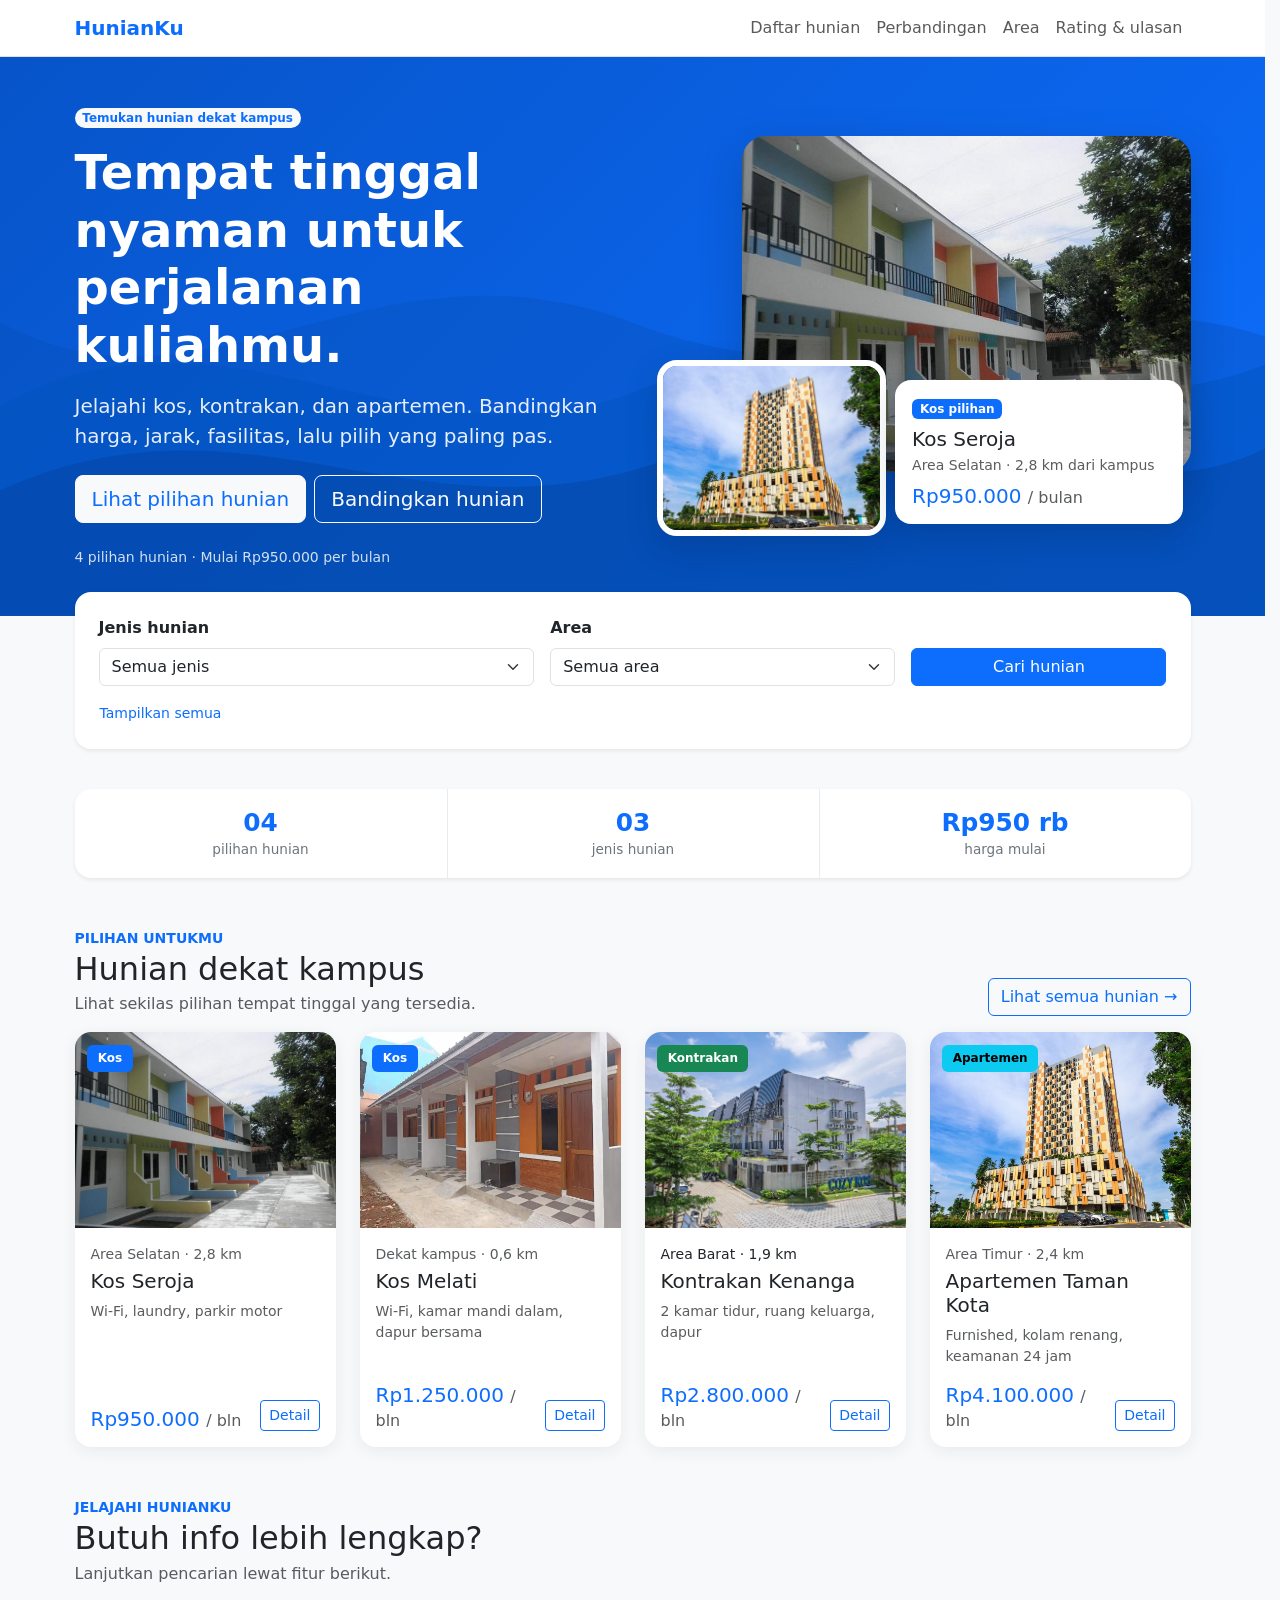
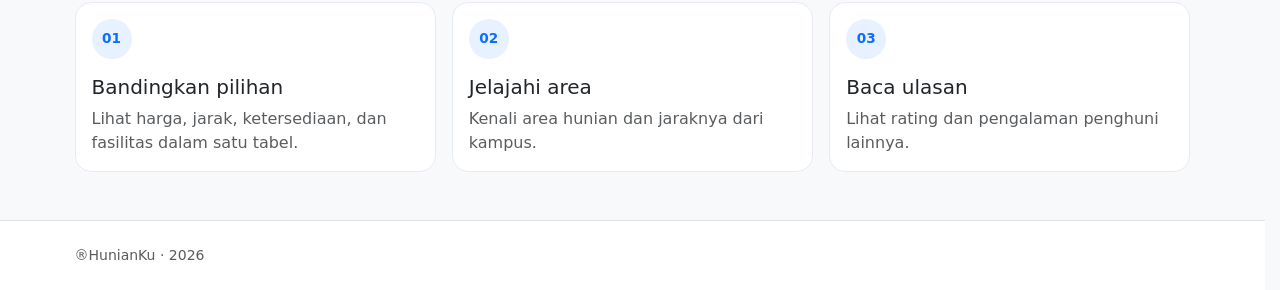
<file: index.html>
<!doctype html>
<html lang="id">
  <head>
    <meta charset="utf-8">
    <meta name="viewport" content="width=device-width, initial-scale=1">
    <meta name="description" content="Temukan dan bandingkan pilihan hunian dekat kampus bersama HunianKu.">
    <title>HunianKu — Pilihan hunian dekat kampus</title>
    <link rel="stylesheet" href="css/bootstrap.min.css">
    <link rel="stylesheet" href="css/beranda.css">
  </head>
  <body class="bg-body-tertiary d-flex flex-column min-vh-100">
    <header class="sticky-top">
      <nav class="navbar navbar-expand-lg bg-white border-bottom" aria-label="Navigasi utama">
        <div class="container">
          <a class="navbar-brand fw-bold text-primary" href="./index.html">HunianKu</a>

          <button class="navbar-toggler" type="button" data-bs-toggle="collapse" data-bs-target="#mainNavigation" aria-controls="mainNavigation" aria-expanded="false" aria-label="Buka navigasi">
            <span class="navbar-toggler-icon"></span>
          </button>

          <div class="collapse navbar-collapse" id="mainNavigation">
            <ul class="navbar-nav ms-auto align-items-lg-center">
              <li class="nav-item"><a class="nav-link" href="./hunian.html">Daftar hunian</a></li>
              <li class="nav-item"><a class="nav-link" href="./perbandingan.html">Perbandingan</a></li>
              <li class="nav-item"><a class="nav-link" href="./area.html">Area</a></li>
              <li class="nav-item"><a class="nav-link" href="./rating-ulasan.html">Rating &amp; ulasan</a></li>
            </ul>
          </div>
        </div>
      </nav>
    </header>

    <main id="beranda" class="flex-grow-1">
      <section class="home-hero text-white">
        <div class="container py-5 py-lg-5">
          <div class="row align-items-center g-5">
            <div class="col-lg-6">
              <span class="badge rounded-pill text-bg-light text-primary mb-3">Temukan hunian dekat kampus</span>
              <h1 class="display-5 fw-bold mb-3">Tempat tinggal nyaman untuk perjalanan kuliahmu.</h1>
              <p class="lead home-hero-copy mb-4">Jelajahi kos, kontrakan, dan apartemen. Bandingkan harga, jarak, fasilitas, lalu pilih yang paling pas.</p>
              <div class="d-flex flex-wrap gap-2">
                <a class="btn btn-light btn-lg text-primary" href="#pilihan-hunian">Lihat pilihan hunian</a>
                <a class="btn btn-outline-light btn-lg" href="./perbandingan.html">Bandingkan hunian</a>
              </div>
              <p class="small mt-4 mb-0 home-hero-note">4 pilihan hunian <span aria-hidden="true">·</span> Mulai Rp950.000 per bulan</p>
            </div>

            <div class="col-lg-6">
              <div class="home-hero-visual" aria-label="Contoh hunian di HunianKu">
                <img class="home-hero-main" src="gambar/KosSeroja.jpg" alt="Tampak luar Kos Seroja">
                <img class="home-hero-inset" src="gambar/ApartemenTamanKota.jpg" alt="Apartemen Taman Kota">
                <div class="home-hero-property-card">
                  <span class="badge text-bg-primary mb-2">Kos pilihan</span>
                  <h2 class="h5 mb-1">Kos Seroja</h2>
                  <p class="small text-body-secondary mb-2">Area Selatan · 2,8 km dari kampus</p>
                  <p class="h5 text-primary mb-0">Rp950.000 <small class="fs-6 text-body-secondary">/ bulan</small></p>
                </div>
              </div>
            </div>
          </div>
        </div>
      </section>

      <section class="container home-search-section" aria-label="Pencarian cepat hunian">
        <form id="home-search-form" class="card border-0 shadow-sm p-3 p-lg-4" role="search">
          <div class="row g-3 align-items-end">
            <div class="col-md-5">
              <label class="form-label fw-semibold" for="home-type">Jenis hunian</label>
              <select class="form-select" id="home-type">
                <option value="all">Semua jenis</option>
                <option value="kos">Kos</option>
                <option value="kontrakan">Kontrakan</option>
                <option value="apartemen">Apartemen</option>
              </select>
            </div>
            <div class="col-md-4">
              <label class="form-label fw-semibold" for="home-area">Area</label>
              <select class="form-select" id="home-area">
                <option value="all">Semua area</option>
                <option value="selatan">Selatan</option>
                <option value="dekat-kampus">Dekat kampus</option>
                <option value="barat">Barat</option>
                <option value="timur">Timur</option>
              </select>
            </div>
            <div class="col-md-3 d-grid">
              <button class="btn btn-primary" type="submit">Cari hunian</button>
            </div>
            <div class="col-12 d-flex flex-wrap align-items-center gap-2">
              <button class="btn btn-sm btn-link p-0 text-decoration-none" id="home-search-reset" type="button">Tampilkan semua</button>
              <span class="small text-body-secondary" id="home-search-status" aria-live="polite"></span>
            </div>
          </div>
        </form>
      </section>

      <div class="container py-4 py-lg-5">
        <section class="home-stats card border-0 shadow-sm mb-5" aria-label="Ringkasan pilihan hunian">
          <div class="row g-0 text-center">
            <div class="col-4 home-stat">
              <span class="home-stat-number">04</span>
              <span class="home-stat-label">pilihan hunian</span>
            </div>
            <div class="col-4 home-stat">
              <span class="home-stat-number">03</span>
              <span class="home-stat-label">jenis hunian</span>
            </div>
            <div class="col-4 home-stat">
              <span class="home-stat-number">Rp950 rb</span>
              <span class="home-stat-label">harga mulai</span>
            </div>
          </div>
        </section>

        <section id="pilihan-hunian" class="mb-5" aria-labelledby="featured-title">
          <div class="d-flex flex-wrap align-items-end justify-content-between gap-3 mb-3">
            <div>
              <span class="small fw-semibold text-primary text-uppercase">Pilihan untukmu</span>
              <h2 class="h2 mb-1" id="featured-title">Hunian dekat kampus</h2>
              <p class="text-body-secondary mb-0">Lihat sekilas pilihan tempat tinggal yang tersedia.</p>
            </div>
            <a class="btn btn-outline-primary" href="./hunian.html">Lihat semua hunian <span aria-hidden="true">→</span></a>
          </div>

          <div class="row g-4">
            <div class="home-listing-item col-sm-6 col-xl-3" data-type="kos" data-area="selatan">
              <article class="card home-listing-card h-100">
                <div class="home-listing-image">
                  <img src="gambar/KosSeroja.jpg" alt="Bangunan Kos Seroja" loading="lazy">
                  <span class="badge text-bg-primary">Kos</span>
                </div>
                <div class="card-body d-flex flex-column">
                  <p class="small text-body-secondary mb-1">Area Selatan · 2,8 km</p>
                  <h3 class="h5 mb-2">Kos Seroja</h3>
                  <p class="small text-body-secondary mb-3">Wi-Fi, laundry, parkir motor</p>
                  <div class="d-flex align-items-end justify-content-between gap-2 mt-auto">
                    <p class="h5 text-primary mb-0">Rp950.000 <small class="fs-6 text-body-secondary">/ bln</small></p>
                    <a class="btn btn-sm btn-outline-primary" href="./hunian.html">Detail</a>
                  </div>
                </div>
              </article>
            </div>

            <div class="home-listing-item col-sm-6 col-xl-3" data-type="kos" data-area="dekat-kampus">
              <article class="card home-listing-card h-100">
                <div class="home-listing-image">
                  <img src="gambar/KosMelati.jpg" alt="Bangunan Kos Melati" loading="lazy">
                  <span class="badge text-bg-primary">Kos</span>
                </div>
                <div class="card-body d-flex flex-column">
                  <p class="small text-body-secondary mb-1">Dekat kampus · 0,6 km</p>
                  <h3 class="h5 mb-2">Kos Melati</h3>
                  <p class="small text-body-secondary mb-3">Wi-Fi, kamar mandi dalam, dapur bersama</p>
                  <div class="d-flex align-items-end justify-content-between gap-2 mt-auto">
                    <p class="h5 text-primary mb-0">Rp1.250.000 <small class="fs-6 text-body-secondary">/ bln</small></p>
                    <a class="btn btn-sm btn-outline-primary" href="./hunian.html">Detail</a>
                  </div>
                </div>
              </article>
            </div>

            <div class="home-listing-item col-sm-6 col-xl-3" data-type="kontrakan" data-area="barat">
              <article class="card home-listing-card h-100">
                <div class="home-listing-image">
                  <img src="gambar/KontrakanKenanga.jpg" alt="Bangunan Kontrakan Kenanga" loading="lazy">
                  <span class="badge text-bg-success">Kontrakan</span>
                </div>
                <div class="card-body d-flex flex-column">
                  <p class="small text-body- mb-1">Area Barat · 1,9 km</p>
                  <h3 class="h5 mb-2">Kontrakan Kenanga</h3>
                  <p class="small text-body-secondary mb-3">2 kamar tidur, ruang keluarga, dapur</p>
                  <div class="d-flex align-items-end justify-content-between gap-2 mt-auto">
                    <p class="h5 text-primary mb-0">Rp2.800.000 <small class="fs-6 text-body-secondary">/ bln</small></p>
                    <a class="btn btn-sm btn-outline-primary" href="./hunian.html">Detail</a>
                  </div>
                </div>
              </article>
            </div>

            <div class="home-listing-item col-sm-6 col-xl-3" data-type="apartemen" data-area="timur">
              <article class="card home-listing-card h-100">
                <div class="home-listing-image">
                  <img src="gambar/ApartemenTamanKota.jpg" alt="Apartemen Taman Kota" loading="lazy">
                  <span class="badge text-bg-info">Apartemen</span>
                </div>
                <div class="card-body d-flex flex-column">
                  <p class="small text-body-secondary mb-1">Area Timur · 2,4 km</p>
                  <h3 class="h5 mb-2">Apartemen Taman Kota</h3>
                  <p class="small text-body-secondary mb-3">Furnished, kolam renang, keamanan 24 jam</p>
                  <div class="d-flex align-items-end justify-content-between gap-2 mt-auto">
                    <p class="h5 text-primary mb-0">Rp4.100.000 <small class="fs-6 text-body-secondary">/ bln</small></p>
                    <a class="btn btn-sm btn-outline-primary" href="./hunian.html">Detail</a>
                  </div>
                </div>
              </article>
            </div>
          </div>
        </section>

        <section aria-labelledby="explore-title">
          <div class="mb-3">
            <span class="small fw-semibold text-primary text-uppercase">Jelajahi HunianKu</span>
            <h2 class="h2 mb-1" id="explore-title">Butuh info lebih lengkap?</h2>
            <p class="text-body-secondary mb-0">Lanjutkan pencarian lewat fitur berikut.</p>
          </div>
          <div class="row g-3">
            <div class="col-md-4">
              <a class="home-shortcut card h-100 text-decoration-none" href="./perbandingan.html">
                <div class="card-body">
                  <span class="home-shortcut-number">01</span>
                  <h3 class="h5 text-body mt-3">Bandingkan pilihan</h3>
                  <p class="text-body-secondary mb-0">Lihat harga, jarak, ketersediaan, dan fasilitas dalam satu tabel.</p>
                </div>
              </a>
            </div>
            <div class="col-md-4">
              <a class="home-shortcut card h-100 text-decoration-none" href="./area.html">
                <div class="card-body">
                  <span class="home-shortcut-number">02</span>
                  <h3 class="h5 text-body mt-3">Jelajahi area</h3>
                  <p class="text-body-secondary mb-0">Kenali area hunian dan jaraknya dari kampus.</p>
                </div>
              </a>
            </div>
            <div class="col-md-4">
              <a class="home-shortcut card h-100 text-decoration-none" href="./rating-ulasan.html">
                <div class="card-body">
                  <span class="home-shortcut-number">03</span>
                  <h3 class="h5 text-body mt-3">Baca ulasan</h3>
                  <p class="text-body-secondary mb-0">Lihat rating dan pengalaman penghuni lainnya.</p>
                </div>
              </a>
            </div>
          </div>
        </section>
      </div>
    </main>

    <footer class="border-top bg-white py-4">
      <div class="container small text-body-secondary">®HunianKu · 2026</div>
    </footer>
    <script src="js/bootstrap.bundle.min.js"></script>
    <script src="js/beranda.js"></script>
  </body>
</html>
</file>
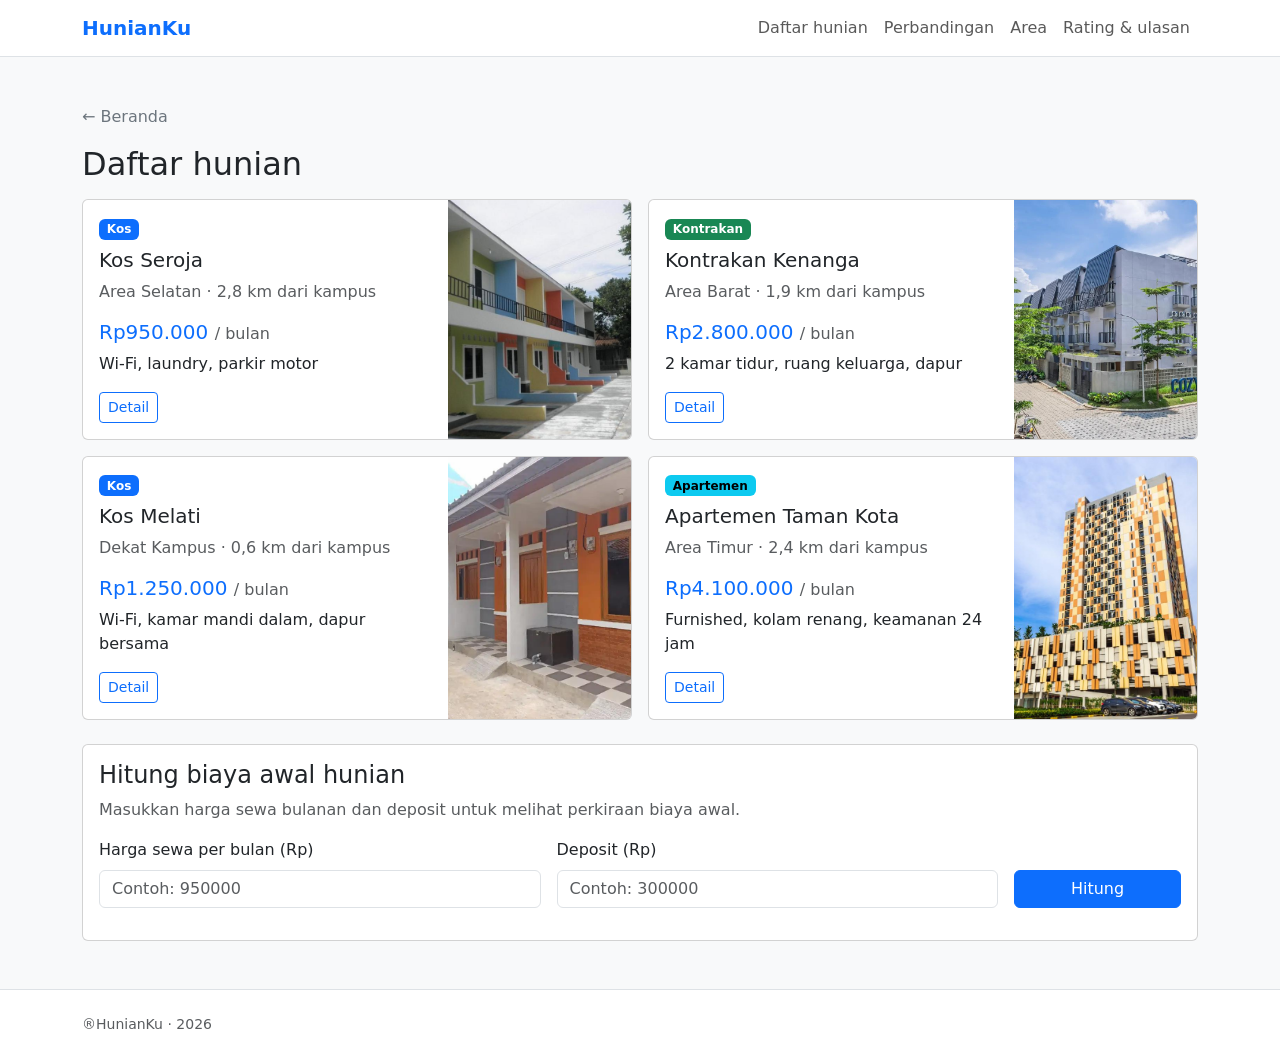
<file: hunian.html>
<!doctype html>
<html lang="id">
  <head>
    <meta charset="utf-8">
    <meta name="viewport" content="width=device-width, initial-scale=1">
    <meta name="description" content="Lihat daftar hunian dan fasilitas yang disediakan.">
    <title>Hunian — HunianKu</title>
    <link rel="stylesheet" href="css/bootstrap.min.css">
  </head>

  <body class="bg-body-tertiary d-flex flex-column min-vh-100">

    <header class="sticky-top">
      <nav class="navbar navbar-expand-lg bg-white border-bottom" aria-label="Navigasi utama">
        <div class="container">
          <a class="navbar-brand fw-bold text-primary" href="./index.html">HunianKu</a>

          <button class="navbar-toggler" type="button" data-bs-toggle="collapse" data-bs-target="#mainNavigation" aria-controls="mainNavigation" aria-expanded="false" aria-label="Buka navigasi">
            <span class="navbar-toggler-icon"></span>
          </button>

          <div class="collapse navbar-collapse" id="mainNavigation">
            <ul class="navbar-nav ms-auto align-items-lg-center">
              <li class="nav-item"><a class="nav-link" href="./hunian.html">Daftar hunian</a></li>
              <li class="nav-item"><a class="nav-link" href="./perbandingan.html">Perbandingan</a></li>
              <li class="nav-item"><a class="nav-link" href="./area.html">Area</a></li>
              <li class="nav-item"><a class="nav-link" href="./rating-ulasan.html">Rating &amp; ulasan</a></li>
            </ul>
          </div>
        </div>
      </nav>
    </header>

    <!-- bagian utama halaman -->
    <main class="container py-4 py-lg-5 flex-grow-1">
      <a class="link-secondary text-decoration-none" href="./index.html">← Beranda</a>
      <h1 class="h2 mt-3 mb-3">Daftar hunian</h1>

      
      <!-- Daftar hunian dalam bentuk grid -->
      <div class="row g-3">

        <!-- Kos Seroja -->
        <div class="col-md-6">
          <article class="card h-100 overflow-hidden">
            <div class="row g-0 h-100">
              <div class="col-8">
                <div class="card-body">
                  <span class="badge text-bg-primary mb-2">Kos</span>
                  <h2 class="h5">Kos Seroja</h2>
                  <p class="text-body-secondary">Area Selatan · 2,8 km dari kampus</p>
                  <p class="h5 text-primary">Rp950.000 <small class="fs-6 text-body-secondary">/ bulan</small></p>
                  <p>Wi-Fi, laundry, parkir motor</p>
                  <button class="btn btn-outline-primary btn-sm" type="button"
                    data-bs-toggle="collapse" data-bs-target="#seroja"
                    aria-expanded="false" aria-controls="seroja">
                    Detail
                  </button>

                  <!-- panel detail hunian yang akan muncul saat tombol ditekan -->
                  <div class="collapse mt-3" id="seroja">
                    <div class="card card-body">
                      Enam kamar tersedia. Deposit Rp0. Kontak: seroja@hotmail.co.id
                    </div>
                  </div>
                </div>
              </div>
              <div class="col-4">
                <img src="gambar/KosSeroja.jpg"
                    class="img-fluid w-100 h-100 object-fit-cover"
                    alt="Kos Seroja">
              </div>

            </div>
          </article>
        </div>

        <!-- Kontrakan Kenanga -->
        <div class="col-md-6">
          <article class="card h-100 overflow-hidden">
            <div class="row g-0 h-100">
              <div class="col-8">
                <div class="card-body">
                  <span class="badge text-bg-success mb-2">Kontrakan</span>
                  <h2 class="h5">Kontrakan Kenanga</h2>
                  <p class="text-body-secondary">Area Barat · 1,9 km dari kampus</p>
                  <p class="h5 text-primary">Rp2.800.000 <small class="fs-6 text-body-secondary">/ bulan</small></p>
                  <p>2 kamar tidur, ruang keluarga, dapur</p>
                  <button class="btn btn-outline-primary btn-sm" type="button"
                    data-bs-toggle="collapse" data-bs-target="#kenanga"
                    aria-expanded="false" aria-controls="kenanga">
                    Detail
                  </button>

                  <!-- panel detail hunian yang akan muncul saat tombol ditekan -->
                  <div class="collapse mt-3" id="kenanga">
                    <div class="card card-body">
                      Satu unit tersedia. Deposit Rp700.000. Kontak: kenanga@hotmail.com.id
                    </div>
                  </div>
                </div>
              </div>
              <div class="col-4">
                <img src="gambar/KontrakanKenanga.jpg"
                    class="img-fluid w-100 h-100 object-fit-cover"
                    alt="Kontrakan Kenanga">
              </div>

            </div>
          </article>
        </div>

        <!-- Kos Melati -->
        <div class="col-md-6">
          <article class="card h-100 overflow-hidden">
            <div class="row g-0 h-100">
              <div class="col-8">
                <div class="card-body">
                  <span class="badge text-bg-primary mb-2">Kos</span>
                  <h2 class="h5">Kos Melati</h2>
                  <p class="text-body-secondary">Dekat Kampus · 0,6 km dari kampus</p>
                  <p class="h5 text-primary">Rp1.250.000 <small class="fs-6 text-body-secondary">/ bulan</small></p>
                  <p>Wi-Fi, kamar mandi dalam, dapur bersama</p>
                  <button class="btn btn-outline-primary btn-sm" type="button"
                    data-bs-toggle="collapse" data-bs-target="#melati"
                    aria-expanded="false" aria-controls="melati">
                    Detail
                  </button>

                  <!-- panel detail hunian yang akan muncul saat tombol ditekan -->
                  <div class="collapse mt-3" id="melati">
                    <div class="card card-body">
                      Empat kamar tersedia. Deposit Rp300.000. Kontak: melati@hotmail.com.id
                    </div>
                  </div>
                </div>
              </div>
              <div class="col-4">
                <img src="gambar/KosMelati.jpg"
                    class="img-fluid w-100 h-100 object-fit-cover"
                    alt="Kos Melati">
              </div>

            </div>
          </article>
        </div>

        <!-- Apartemen Taman Kota -->
        <div class="col-md-6">
          <article class="card h-100 overflow-hidden">
            <div class="row g-0 h-100">
              <div class="col-8">
                <div class="card-body">
                  <span class="badge text-bg-info mb-2">Apartemen</span>
                  <h2 class="h5">Apartemen Taman Kota</h2>
                  <p class="text-body-secondary">Area Timur · 2,4 km dari kampus</p>
                  <p class="h5 text-primary">Rp4.100.000 <small class="fs-6 text-body-secondary">/ bulan</small></p>
                  <p>Furnished, kolam renang, keamanan 24 jam</p>
                  <button class="btn btn-outline-primary btn-sm" type="button"
                    data-bs-toggle="collapse" data-bs-target="#taman"
                    aria-expanded="false" aria-controls="taman">
                    Detail
                  </button>

                  <!-- panel detail hunian yang akan muncul saat tombol ditekan -->
                  <div class="collapse mt-3" id="taman">
                    <div class="card card-body">
                      Dua unit tersedia. Deposit Rp1.500.000. Kontak: tamankota@hotmail.com.id
                    </div>
                  </div>
                </div>
              </div>
              <div class="col-4">
                <img src="gambar/ApartemenTamanKota.jpg"
                    class="img-fluid w-100 h-100 object-fit-cover"
                    alt="Apartemen Taman Kota">
              </div>

            </div>
          </article>
        </div>

      </div>

      <!-- bagian kalkulator biaya awal hunian -->
      <section class="card mt-4" aria-labelledby="biaya-awal-title">
        <div class="card-body">
          <h2 class="h4" id="biaya-awal-title">Hitung biaya awal hunian</h2>
          <p class="text-body-secondary">Masukkan harga sewa bulanan dan deposit untuk melihat perkiraan biaya awal.</p>

          <!-- form untuk menghitung biaya awal hunian -->
          <form id="kalkulator-biaya">
            <div class="row g-3 align-items-end">
              <div class="col-md-5">
                <label class="form-label" for="hargaSewa">Harga sewa per bulan (Rp)</label>
                <input class="form-control" type="number" id="hargaSewa" min="0" step="any" placeholder="Contoh: 950000" required>
              </div>
              <div class="col-md-5">
                <label class="form-label" for="depositHunian">Deposit (Rp)</label>
                <input class="form-control" type="number" id="depositHunian" min="0" step="any" placeholder="Contoh: 300000" required>
              </div>
              <div class="col-md-2">
                <button class="btn btn-primary w-100" type="submit">Hitung</button>
              </div>
            </div>
          </form>

          <!-- area untuk menampilkan hasil perhitungan biaya awal hunian -->
          <p class="mt-3 mb-0" id="hasilBiayaAwal" aria-live="polite"></p>
        </div>
      </section>
    </main>

    <footer class="border-top bg-white py-4">
      <div class="container small text-body-secondary">®HunianKu · 2026</div>
    </footer>

    <script src="js/bootstrap.bundle.min.js"></script>
    <script src="js/kalkulator-hunian.js"></script>
  </body>
</html>
</file>
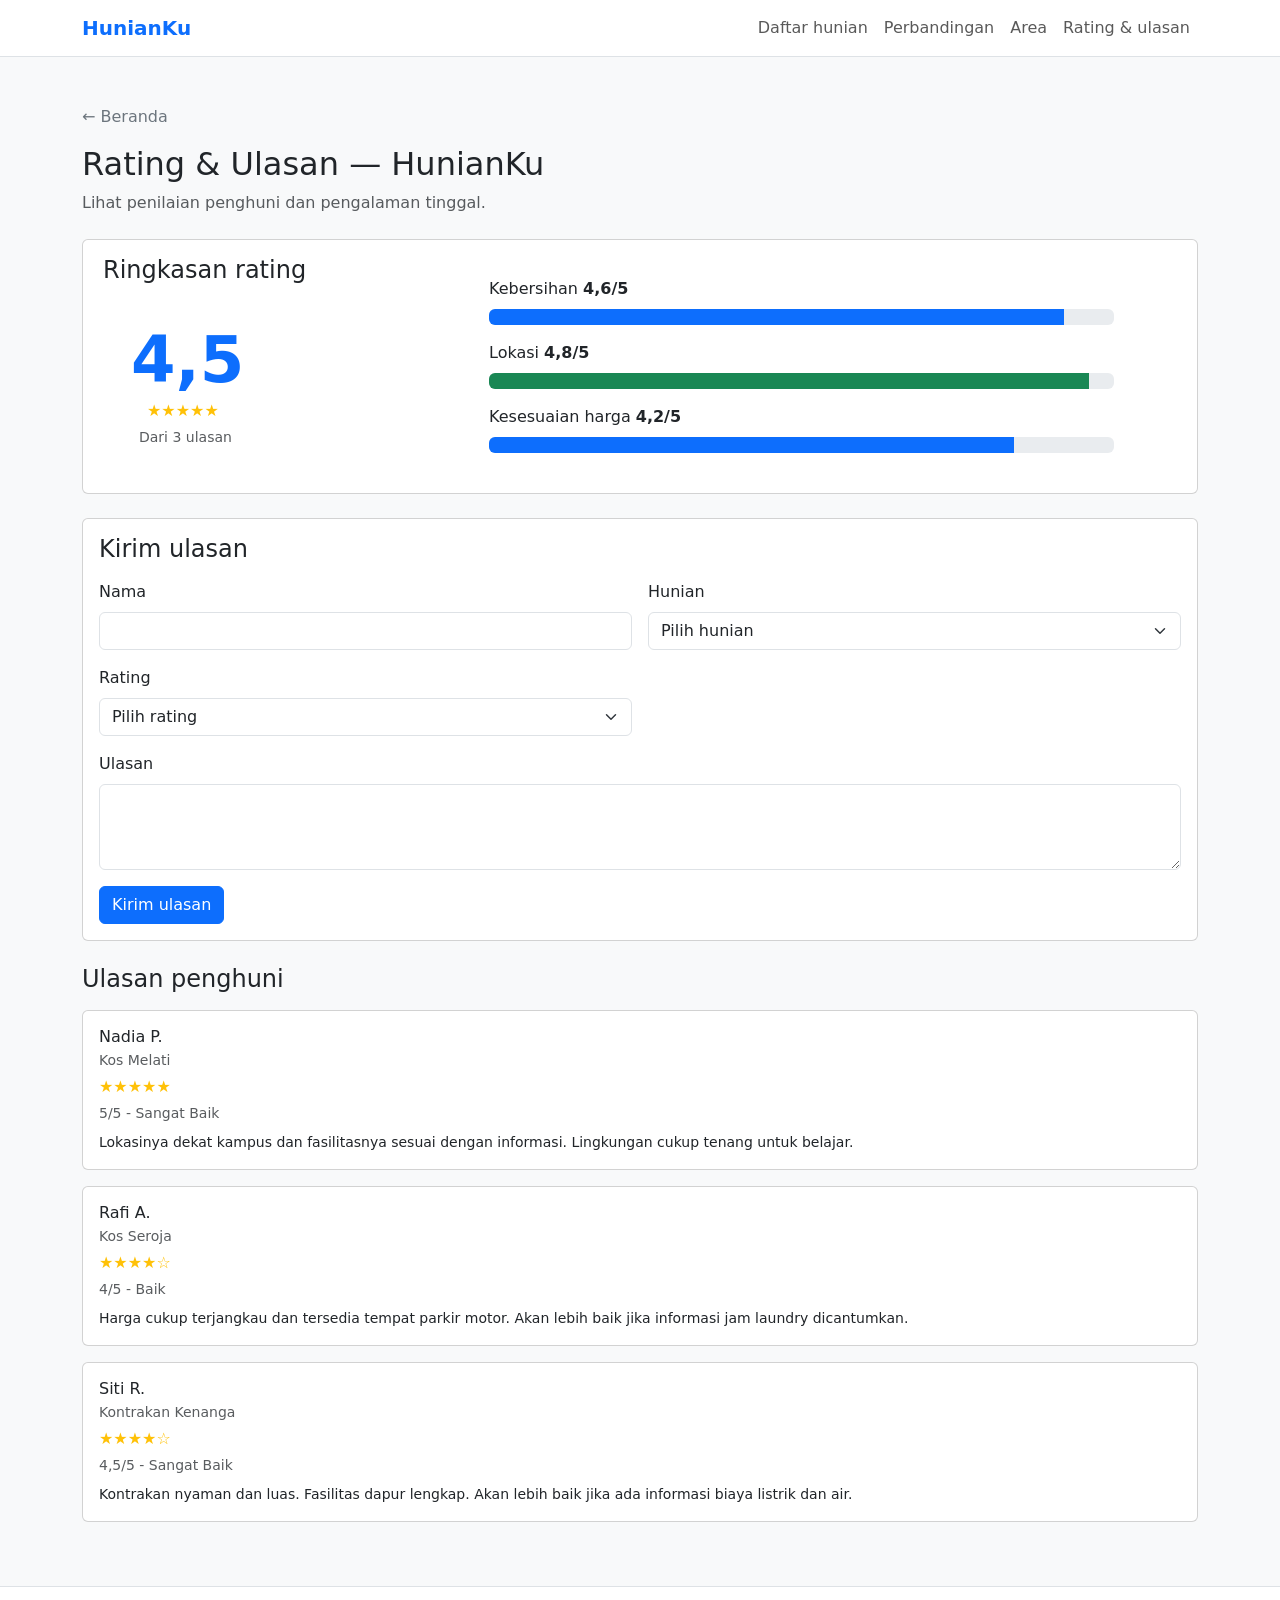
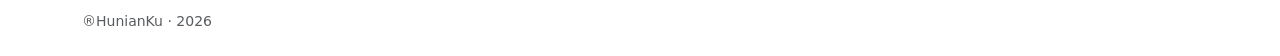
<file: rating-ulasan.html>
<!doctype html>
<html lang="id">
  <head>
    <meta charset="utf-8">
    <meta name="viewport" content="width=device-width, initial-scale=1">
    <meta name="description" content="Rating dan ulasan hunian mahasiswa.">
    <title>Rating &amp; Ulasan — HunianKu</title>
    <link rel="stylesheet" href="css/bootstrap.min.css">
  </head>

  <body class="bg-body-tertiary d-flex flex-column min-vh-100">

    <header class="sticky-top">
      <nav class="navbar navbar-expand-lg bg-white border-bottom" aria-label="Navigasi utama">
        <div class="container">
          <a class="navbar-brand fw-bold text-primary" href="./index.html">HunianKu</a>

          <button class="navbar-toggler" type="button" data-bs-toggle="collapse" data-bs-target="#mainNavigation" aria-controls="mainNavigation" aria-expanded="false" aria-label="Buka navigasi">
              <span class="navbar-toggler-icon"></span>
          </button>

          <div class="collapse navbar-collapse" id="mainNavigation">
            <ul class="navbar-nav ms-auto align-items-lg-center">
              <li class="nav-item"><a class="nav-link" href="./hunian.html">Daftar hunian</a></li>
              <li class="nav-item"><a class="nav-link" href="./perbandingan.html">Perbandingan</a></li>
              <li class="nav-item"><a class="nav-link" href="./area.html">Area</a></li>
              <li class="nav-item"><a class="nav-link" href="./rating-ulasan.html">Rating &amp; ulasan</a></li>
            </ul>
          </div>
        </div>
      </nav>
    </header>

    <main class="container py-4 py-lg-5 flex-grow-1">

      <!-- bagian utama halaman -->
      <a class="link-secondary text-decoration-none" href="./index.html">← Beranda</a>

      <!-- bagian judul dan deskripsi halaman -->
      <div class="mt-3 mb-4">
        <h1 class="h2">Rating &amp; Ulasan — HunianKu</h1>
        <p class="text-body-secondary">Lihat penilaian penghuni dan pengalaman tinggal.</p>
      </div>

      <!-- bagian ringkasan rating dengan progress bar untuk setiap kategori -->
        <section class="card mb-4" aria-labelledby="rating-summary-title">
          <div class="card-body mt-auto">
            <h2 class="h4 ms-1">Ringkasan rating</h2>

            <div class="row align-items-center g-3">
              <div class="col-sm-4 ms-4">
                <p class="display-3 fw-bold text-primary mb-auto ms-2" id="overall-rating">4,5</p>
                <p class="text-warning mb-1 ms-4" id="overall-stars" aria-label="4,5 dari 5 bintang">★★★★★</p>
                <p class="small text-body-secondary mb-auto ms-3" id="review-count">Dari 3 ulasan</p>
              </div>

              <!-- bagian progress bar untuk setiap kategori rating -->
              <div class="col-sm-7 mt-auto mb-4">
                <p class="mb-2">Kebersihan <strong>4,6/5</strong></p>
                <div class="progress mb-3" role="progressbar" aria-label="Rating kebersihan" aria-valuenow="92" aria-valuemin="0" aria-valuemax="100">
                  <div class="progress-bar" style="width: 92%"></div>
                </div>

                <p class="mb-2">Lokasi <strong>4,8/5</strong></p>
                <div class="progress mb-3" role="progressbar" aria-label="Rating lokasi" aria-valuenow="96" aria-valuemin="0" aria-valuemax="100">
                  <div class="progress-bar bg-success" style="width: 96%"></div>
                </div>

                <p class="mb-2">Kesesuaian harga <strong>4,2/5</strong></p>
                <div class="progress" role="progressbar" aria-label="Rating kesesuaian harga" aria-valuenow="84" aria-valuemin="0" aria-valuemax="100">
                  <div class="progress-bar bg-primary" style="width: 84%"></div>
                </div>
              </div>
            </div>
          </div>
        </section>

      
      <section class="card mb-4" aria-labelledby="review-form-title">
        <div class="card-body">
          <h2 class="h4 mb-3" id="review-form-title">Kirim ulasan</h2>
          <form id="review-form">
            <div class="row g-3">
              <div class="col-md-6">
                <label class="form-label" for="review-name">Nama</label>
                <input class="form-control" type="text" id="review-name" required>
              </div>
              <div class="col-md-6">
                <label class="form-label" for="review-property">Hunian</label>
                <select class="form-select" id="review-property" required>
                  <option value="">Pilih hunian</option>
                  <option>Kos Melati</option>
                  <option>Kos Seroja</option>
                  <option>Kontrakan Kenanga</option>
                  <option>Apartemen Taman Kota</option>
                </select>
              </div>
              <div class="col-md-6">
                <label class="form-label" for="review-rating">Rating</label>
                <select class="form-select" id="review-rating" required>
                  <option value="">Pilih rating</option>
                  <option value="5">5 - Sangat Baik</option>
                  <option value="4">4 - Baik</option>
                  <option value="3">3 - Cukup</option>
                  <option value="2">2 - Kurang</option>
                  <option value="1">1 - Sangat Kurang</option>
                </select>
              </div>
              <div class="col-12">
                <label class="form-label" for="review-comment">Ulasan</label>
                <textarea class="form-control" id="review-comment" rows="3" required></textarea>
              </div>
              <div class="col-12">
                <button class="btn btn-primary" type="submit">Kirim ulasan</button>
              </div>
            </div>
          </form>
        </div>
      </section>

      <!-- Daftar ulasan -->
      <section aria-labelledby="reviews-title">
        <h2 class="h4 mb-3">Ulasan penghuni</h2>

        <div id="reviews-list">
          <!-- Ulasan Nadia -->
          <article class="card mb-3" data-rating="5">
            <div class="card-body">
              <h3 class="h6 mb-1">Nadia P.</h3>
              <p class="small text-body-secondary mb-1">Kos Melati</p>
              <p class="text-warning mb-1">★★★★★</p>
              <p class="small text-body-secondary mb-2">5/5 - Sangat Baik</p>
              <p class="small mb-0">
                Lokasinya dekat kampus dan fasilitasnya sesuai dengan informasi.
                Lingkungan cukup tenang untuk belajar.
              </p>
            </div>
          </article>

          <!-- Ulasan Rafi -->
          <article class="card mb-3" data-rating="4">
            <div class="card-body">
              <h3 class="h6 mb-1">Rafi A.</h3>
              <p class="small text-body-secondary mb-1">Kos Seroja</p>
              <p class="text-warning mb-1">★★★★☆</p>
              <p class="small text-body-secondary mb-2">4/5 - Baik</p>
              <p class="small mb-0">
                Harga cukup terjangkau dan tersedia tempat parkir motor.
                Akan lebih baik jika informasi jam laundry dicantumkan.
              </p>
            </div>
          </article>

          <!-- Ulasan Siti -->
          <article class="card mb-3" data-rating="4.5">
            <div class="card-body">
              <h3 class="h6 mb-1">Siti R.</h3>
              <p class="small text-body-secondary mb-1">Kontrakan Kenanga</p>
              <p class="text-warning mb-1">★★★★☆</p>
              <p class="small text-body-secondary mb-2">4,5/5 - Sangat Baik</p>
              <p class="small mb-0">
                Kontrakan nyaman dan luas. Fasilitas dapur lengkap.
                Akan lebih baik jika ada informasi biaya listrik dan air.
              </p>
            </div>
          </article>

        </div>

        <template id="review-template">
          <article class="card mb-3">
            <div class="card-body">
              <h3 class="h6 mb-1" data-review-name></h3>
              <p class="small text-body-secondary mb-1" data-review-property></p>
              <p class="text-warning mb-1" data-review-stars></p>
              <p class="small text-body-secondary mb-2" data-review-rating></p>
              <p class="small mb-0" data-review-comment></p>
            </div>
          </article>
        </template>
      </section>
    </main>

    <footer class="border-top bg-white py-4">
      <div class="container small text-body-secondary">®HunianKu · 2026</div>
    </footer>

    <script src="js/bootstrap.bundle.js"></script>
    <script src="js/rating-ulasan.js"></script>
  </body>
</html>
</file>
<file: css/beranda.css>
html {
  scroll-behavior: smooth;
  scrollbar-gutter: stable;
}

section[id] {
  scroll-margin-top: 5rem;
}

.home-hero {
  overflow: hidden;
  background-color: #0d6efd;
  background-image:
    url("data:image/svg+xml,%3Csvg xmlns='http://www.w3.org/2000/svg' viewBox='0 0 1440 400' preserveAspectRatio='none'%3E%3Cpath fill='%23064eb5' fill-opacity='.35' d='M0 190 C240 270 420 120 720 190 C1000 260 1200 150 1440 200 L1440 400 L0 400 Z'/%3E%3Cpath fill='%230052bd' fill-opacity='.45' d='M0 250 C250 160 470 300 720 240 C1000 170 1200 280 1440 220 L1440 400 L0 400 Z'/%3E%3Cpath fill='%23043d91' fill-opacity='.35' d='M0 310 C280 230 470 350 750 290 C1050 220 1250 340 1440 280 L1440 400 L0 400 Z'/%3E%3C/svg%3E"),
    linear-gradient(135deg, #0754c9, #0d6efd);
  background-position: center;
  background-repeat: no-repeat;
  background-size: 100% 100%, cover;
}

.home-hero-copy {
  max-width: 38rem;
  color: rgba(255, 255, 255, .9);
}

.home-hero-note {
  color: rgba(255, 255, 255, .82);
}

.home-search-section {
  position: relative;
  z-index: 2;
  margin-top: -1.5rem;
  margin-bottom: -.5rem;
}

.home-search-section .card {
  border-radius: 1rem;
}

.home-hero-visual {
  position: relative;
  width: 100%;
  max-width: 35rem;
  height: 25rem;
  margin-inline: auto;
}

.home-hero-main {
  position: absolute;
  top: 0;
  right: 0;
  width: 84%;
  height: 84%;
  border-radius: 1.5rem;
  object-fit: cover;
  box-shadow: 0 1rem 2.5rem rgba(3, 28, 72, .25);
}

.home-hero-inset {
  position: absolute;
  bottom: 0;
  left: 0;
  width: 43%;
  height: 44%;
  border: .4rem solid #fff;
  border-radius: 1.25rem;
  object-fit: cover;
  box-shadow: 0 .75rem 2rem rgba(3, 28, 72, .2);
}

.home-hero-property-card {
  position: absolute;
  right: .5rem;
  bottom: .75rem;
  width: min(63%, 18rem);
  padding: 1rem 1.1rem;
  border-radius: 1rem;
  background: #fff;
  color: #212529;
  box-shadow: 0 .75rem 2rem rgba(3, 28, 72, .2);
}

.home-stats {
  overflow: hidden;
  border-radius: 1rem;
}

.home-stat {
  padding: 1.15rem .75rem;
}

.home-stat + .home-stat {
  border-left: 1px solid #e9ecef;
}

.home-stat-number,
.home-stat-label {
  display: block;
}

.home-stat-number {
  color: #0d6efd;
  font-size: clamp(1.05rem, 2.7vw, 1.55rem);
  font-weight: 700;
  line-height: 1.3;
}

.home-stat-label {
  color: #6c757d;
  font-size: .85rem;
}

.home-listing-card {
  overflow: hidden;
  border: 0;
  border-radius: 1rem;
  box-shadow: 0 .25rem 1rem rgba(33, 37, 41, .07);
  transition: transform .2s ease, box-shadow .2s ease;
}

.home-listing-card:hover {
  transform: translateY(-3px);
  box-shadow: 0 .75rem 1.5rem rgba(33, 37, 41, .12);
}

.home-listing-image {
  position: relative;
  overflow: hidden;
  aspect-ratio: 4 / 3;
  background: #e9ecef;
}

.home-listing-image img {
  width: 100%;
  height: 100%;
  object-fit: cover;
  transition: transform .25s ease;
}

.home-listing-card:hover .home-listing-image img {
  transform: scale(1.04);
}

.home-listing-image .badge {
  position: absolute;
  top: .8rem;
  left: .8rem;
  padding: .45rem .65rem;
}

.home-shortcut {
  border: 1px solid #e7ebf0;
  border-radius: 1rem;
  transition: border-color .2s ease, transform .2s ease, box-shadow .2s ease;
}

.home-shortcut:hover {
  transform: translateY(-2px);
  border-color: #b6d4fe;
  box-shadow: 0 .5rem 1.25rem rgba(13, 110, 253, .08);
}

.home-shortcut-number {
  display: inline-grid;
  width: 2.5rem;
  height: 2.5rem;
  place-items: center;
  border-radius: 50%;
  background: #e7f1ff;
  color: #0d6efd;
  font-size: .85rem;
  font-weight: 700;
}

@media (max-width: 991.98px) {
  .home-hero-visual {
    max-width: 38rem;
    height: 22rem;
  }
}

@media (max-width: 575.98px) {
  .home-hero-visual {
    height: 18rem;
  }

  .home-hero-main {
    width: 88%;
    height: 82%;
  }

  .home-hero-inset {
    width: 42%;
    height: 42%;
  }

  .home-hero-property-card {
    right: 0;
    bottom: .25rem;
    width: 64%;
    padding: .75rem;
  }

  .home-hero-property-card .h5 {
    font-size: 1rem;
  }

  .home-stat {
    padding: 1rem .35rem;
  }

  .home-stat-label {
    font-size: .72rem;
  }
}

@media (prefers-reduced-motion: reduce) {
  .home-listing-card,
  .home-listing-image img,
  .home-shortcut {
    transition: none;
  }
}
</file>
